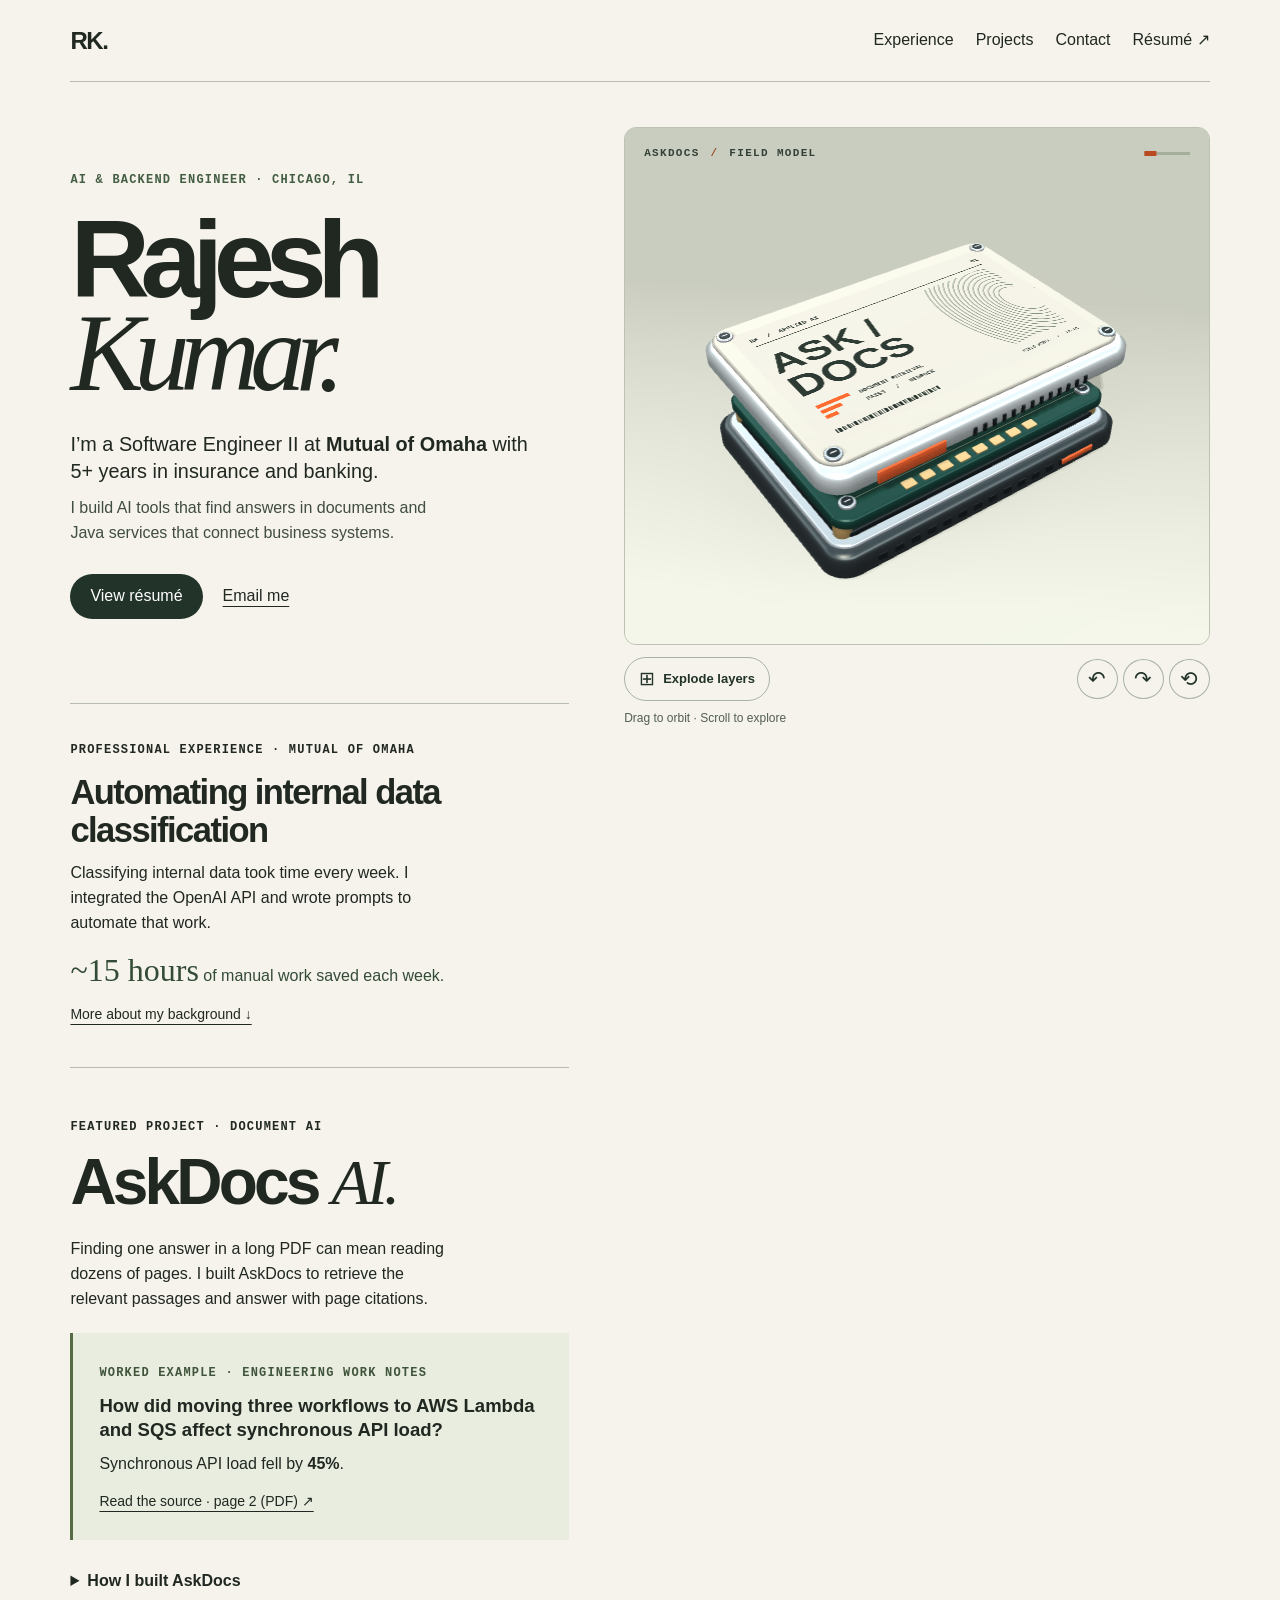
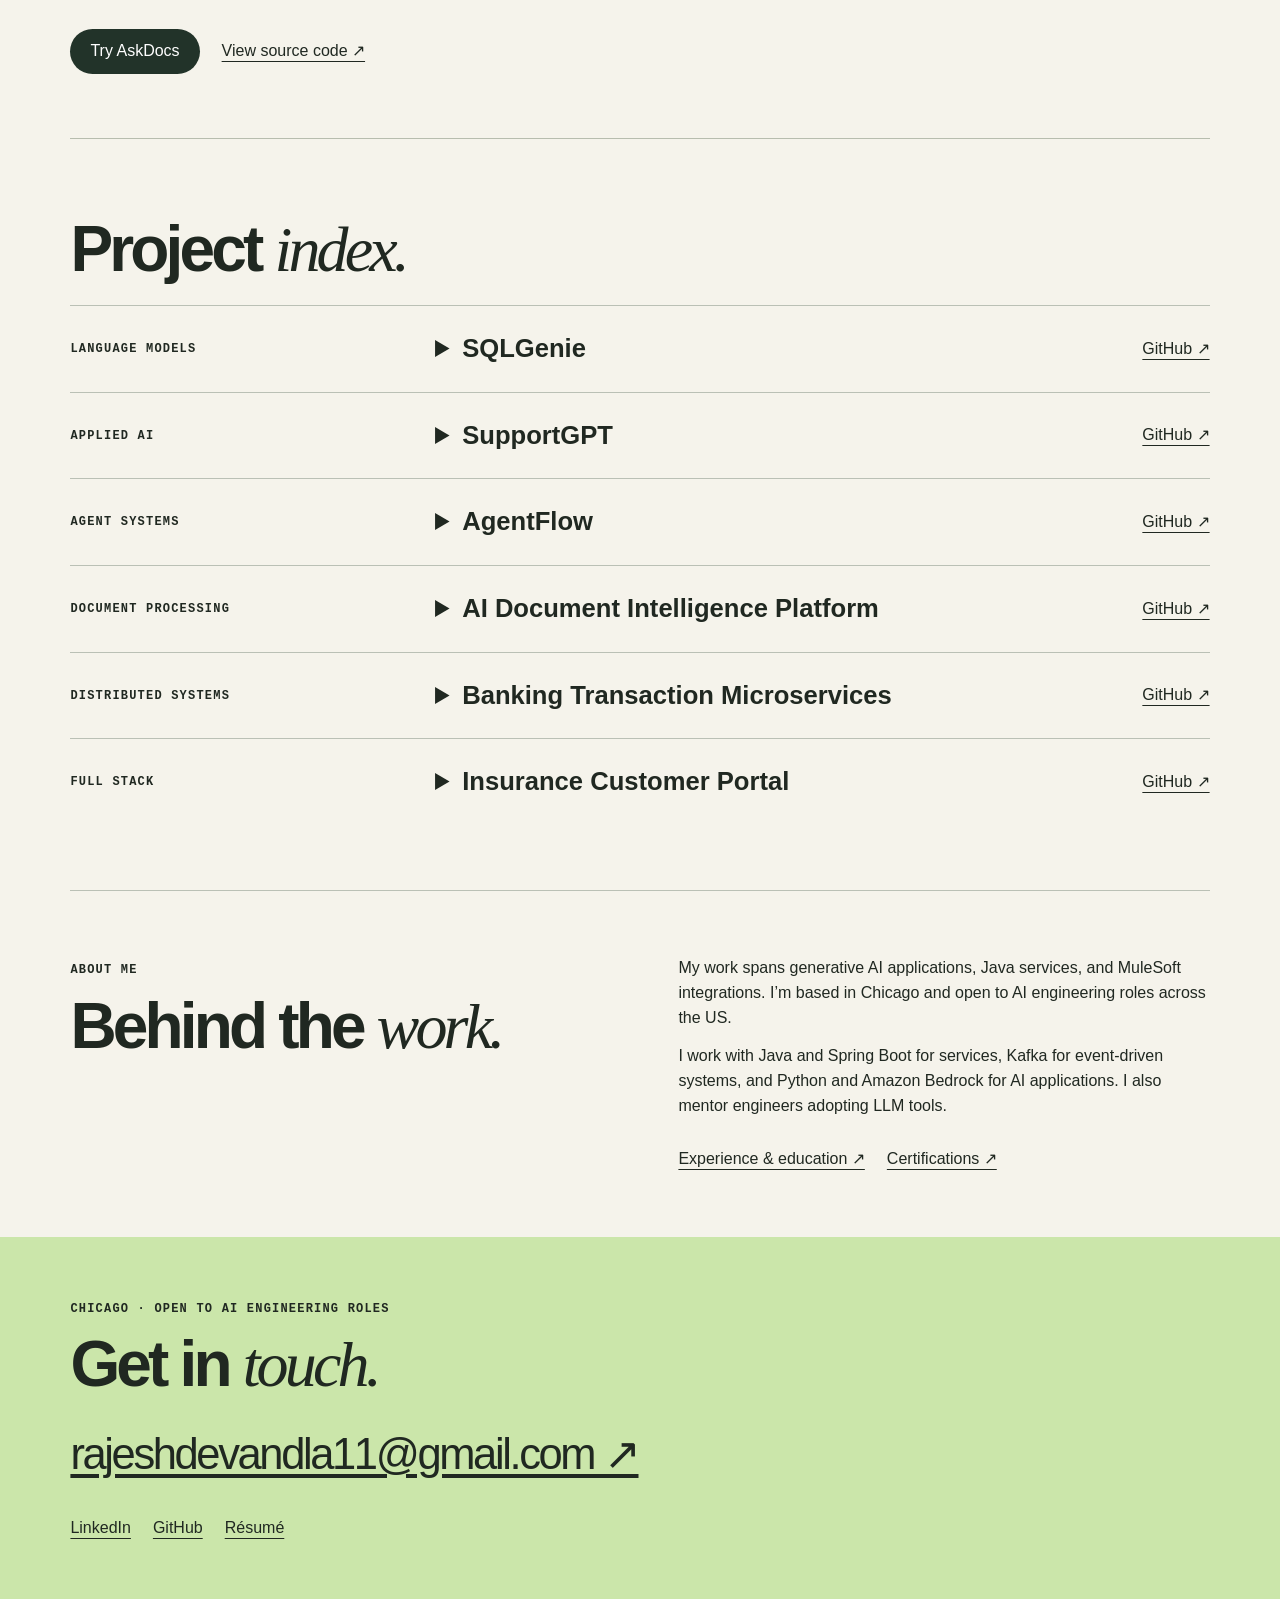
<file: index.html>
<!doctype html><html lang="en"><head><meta charset="utf-8"><meta name="viewport" content="width=device-width,initial-scale=1"><meta name="description" content="Rajesh Kumar, AI and backend engineer in Chicago. Software Engineer II at Mutual of Omaha with 5+ years in insurance and banking. Explore his experience, projects, and résumé."><title>Rajesh Kumar — AI &amp; Backend Engineer</title><link rel="preload" href="/studio/cartridge.webp" as="image"><style>
*{box-sizing:border-box}html{scroll-behavior:smooth}body{margin:0;background:#f5f3eb;color:#202821;font:16px/1.55 Inter,Arial,sans-serif}a{color:inherit;text-underline-offset:5px}a:focus-visible,summary:focus-visible{outline:3px solid #ca4a20;outline-offset:4px}.wrap{max-width:1280px;width:89%;margin:auto}header,.bar,.links{display:flex;align-items:center;justify-content:space-between;gap:20px}header{padding:22px 0;border-bottom:1px solid #b9bdb1}nav,.links{display:flex;gap:22px;flex-wrap:wrap}nav a,header>a{text-decoration:none}.mark{font-weight:800;letter-spacing:-.06em;font-size:24px}.hero{display:grid;grid-template-columns:1.15fr 1fr;gap:5vw;align-items:center;padding:clamp(40px,6vw,95px) 0}.meta,small{font:600 12px/1.5 ui-monospace,monospace;letter-spacing:.1em;text-transform:uppercase}.meta{color:#435d42}h1,h2,h3,p{margin:0}h1{font-size:clamp(66px,9.6vw,154px);letter-spacing:-.085em;line-height:.82;margin:25px 0}h1 em,h2 em{font-family:Georgia,serif;font-weight:400}.lead{max-width:42ch;font-size:clamp(18px,1.6vw,25px);line-height:1.35}.links{justify-content:flex-start;margin-top:28px}.button{background:#223329;color:#fff;border-radius:40px;padding:10px 20px;text-decoration:none}.photo{margin:0;position:relative;background:#0e3034;border-radius:3px;overflow:hidden}.photo img{display:block;width:100%;aspect-ratio:1.18;object-fit:cover;object-position:40% 38%}.feature{background:#1a332b;color:#fbf9ef;padding:66px 0}.case{display:grid;grid-template-columns:.9fr 1.1fr;align-items:center;gap:7vw}h2{font-size:clamp(38px,5vw,78px);line-height:1.04;letter-spacing:-.06em;margin:12px 0 22px}.feature p{color:#d1ddd1;max-width:42ch}.paper{background:#f5f1dd;color:#24372a;padding:clamp(22px,4vw,55px);box-shadow:9px 9px 0 #adc19d;transform:rotate(-1deg)}.paper small{color:#546949}.paper h3{font:400 clamp(24px,3vw,43px)/1.1 Georgia,serif;margin:16px 0}.paper p{color:#344738}.paper hr{border:0;border-top:1px solid #aeb6a1;margin:24px 0}.index,.bio{padding:65px 0}.row{display:grid;grid-template-columns:1fr 2fr auto;gap:22px;align-items:center;padding:23px 0;border-top:1px solid #bac0b5}.row summary{cursor:pointer;font-weight:bold;font-size:clamp(19px,2vw,28px)}.row p{margin:12px 0 4px;max-width:55ch}.bio{border-top:1px solid #bac0b5;display:grid;grid-template-columns:1fr 1fr;gap:6vw}.bio p+p{margin-top:14px}footer{background:#cbe6aa;padding:58px 0}.contact{font-size:clamp(20px,3.4vw,52px);letter-spacing:-.055em;overflow-wrap:anywhere}@media(max-width:720px){header{align-items:flex-start}nav{gap:12px;font-size:14px}.hero,.case,.bio{grid-template-columns:1fr}.photo img{aspect-ratio:1.8}.row{grid-template-columns:1fr auto;gap:7px}.row small{grid-column:1/-1}.case{gap:32px}.index,.bio,.feature{padding:42px 0}}@media(prefers-reduced-motion:reduce){html{scroll-behavior:auto}}
</style><link rel="stylesheet" href="/studio/workshop.css?v=203b10e703"><script type="module" src="/studio/workshop.js"></script></head><body><div class="wrap"><header><a class="mark" href="#top" aria-label="Rajesh Kumar home">RK.</a><nav aria-label="Main navigation"><a href="#experience">Experience</a><a href="#projects">Projects</a><a href="#contact">Contact</a><a href="/resume.html">Résumé ↗</a></nav></header></div>
<main id="top">
  <section class="workshop wrap" aria-label="Introduction, experience, and featured project">
    <div class="story-intro">
      <div class="meta">AI &amp; backend engineer · Chicago, IL</div>
      <h1>Rajesh<br><em>Kumar.</em></h1>
      <p class="lead">I’m a Software Engineer II at <strong>Mutual of Omaha</strong> with 5+ years in insurance and banking.</p>
      <p class="intro-focus">I build AI tools that find answers in documents and Java services that connect business systems.</p>
      <div class="links"><a class="button" href="/resume.html">View résumé</a><a href="mailto:rajeshdevandla11@gmail.com">Email me</a></div>
    </div>
    <figure class="model-card" aria-labelledby="model-title">
      <div class="model-stage">
        <picture class="model-poster"><img src="/studio/cartridge.webp" alt="AskDocs cartridge with a printed ivory cover, metal housing and orange release latch"></picture>
        <canvas id="cartridge" tabindex="-1" role="img" aria-label="Interactive three-dimensional AskDocs cartridge" aria-describedby="camera-help" hidden></canvas>
        <figcaption id="model-title">AskDocs <i>/</i> Field model</figcaption>
        <div class="meter" aria-hidden="true"><span></span></div>
      </div>
      <div class="model-tools" hidden>
        <button class="layer-button" type="button" aria-pressed="false"><span aria-hidden="true">⊞</span> <b>Explode layers</b></button>
        <div class="orbit-controls" role="group" aria-label="Camera controls">
          <button data-turn="-1" type="button" aria-label="Rotate left" title="Rotate left">↶</button>
          <button data-turn="1" type="button" aria-label="Rotate right" title="Rotate right">↷</button>
          <button data-reset type="button" aria-label="Reset camera" title="Reset camera">⟲</button>
        </div>
      </div>
      <p class="model-help" id="camera-help" hidden>Drag to orbit · Scroll to explore</p>
    </figure>
    <article class="work-example" id="experience" aria-labelledby="work-example-title">
      <small>Professional experience · Mutual of Omaha</small>
      <h2 id="work-example-title">Automating internal data classification</h2>
      <p>Classifying internal data took time every week. I integrated the OpenAI API and wrote prompts to automate that work.</p>
      <p class="work-outcome"><strong>~15 hours</strong> of manual work saved each week.</p>
      <a class="work-link" href="#about">More about my background ↓</a>
    </article>
    <article class="project-story" id="projects" aria-labelledby="askdocs-title">
      <small>Featured project · Document AI</small><h2 id="askdocs-title">AskDocs <em>AI.</em></h2>
      <p class="case-lead">Finding one answer in a long PDF can mean reading dozens of pages. I built AskDocs to retrieve the relevant passages and answer with page citations.</p>
      <section class="qa-example" aria-labelledby="qa-question">
        <small>Worked example · Engineering work notes</small>
        <h3 id="qa-question">How did moving three workflows to AWS Lambda and SQS affect synchronous API load?</h3>
        <p class="qa-answer">Synchronous API load fell by <strong>45%</strong>.</p>
        <a class="source-page" href="/examples/engineering-work-notes.pdf#page=2">Read the source · page 2 (PDF) ↗</a>
      </section>
      <details class="pipeline-details">
        <summary>How I built AskDocs</summary>
        <dl class="pipeline">
          <div><dt>Index</dt><dd>A FastAPI pipeline turns PDF text into a searchable FAISS index.</dd></div>
          <div><dt>Retrieve</dt><dd>Semantic search selects passages that match the reader’s question.</dd></div>
          <div><dt>Answer</dt><dd>The production configuration uses Amazon Bedrock. The public demo returns a source passage and page number.</dd></div>
        </dl>
      </details>
      <div class="links"><a class="button" href="https://askdocs-ai-6weeffugy48vb9k7wssy9k.streamlit.app/">Try AskDocs</a><a href="https://github.com/Rajeshdevandla/askdocs-ai">View source code ↗</a></div>
    </article>
  </section>
<section class="wrap index"><h2>Project <em>index.</em></h2><article class="row"><small>Language models</small><details><summary>SQLGenie</summary><p>Ask a database in plain English. A schema-aware pipeline generates SQL and checks for destructive statements.</p></details><a href="https://github.com/Rajeshdevandla/sql-genie" aria-label="SQLGenie repository">GitHub ↗</a></article><article class="row"><small>Applied AI</small><details><summary>SupportGPT</summary><p>Answers routine support questions and hands frustrated customers to a person with their conversation history.</p></details><a href="https://github.com/Rajeshdevandla/support-gpt" aria-label="SupportGPT repository">GitHub ↗</a></article><article class="row"><small>Agent systems</small><details><summary>AgentFlow</summary><p>Coordinates planner, researcher, and summarizer agents through a custom orchestration layer on Amazon Bedrock.</p></details><a href="https://github.com/Rajeshdevandla/agent-flow" aria-label="AgentFlow repository">GitHub ↗</a></article><article class="row"><small>Document processing</small><details><summary>AI Document Intelligence Platform</summary><p>Turns invoices and scanned forms into structured data with Textract, Spring Boot, and a reviewer dashboard.</p></details><a href="https://github.com/Rajeshdevandla/ai-document-intelligence-platform" aria-label="AI Document Intelligence Platform repository">GitHub ↗</a></article><article class="row"><small>Distributed systems</small><details><summary>Banking Transaction Microservices</summary><p>Connects authentication, transactions, and notifications through Kafka events.</p></details><a href="https://github.com/Rajeshdevandla/banking-transaction-microservices" aria-label="Banking Transaction Microservices repository">GitHub ↗</a></article><article class="row"><small>Full stack</small><details><summary>Insurance Customer Portal</summary><p>Explore the application and implementation in the project repository.</p></details><a href="https://github.com/Rajeshdevandla/insurance-customer-portal" aria-label="Insurance Customer Portal repository">GitHub ↗</a></article></section>
<section class="wrap bio" id="about"><div><small>About me</small><h2>Behind the <em>work.</em></h2></div><div><p>My work spans generative AI applications, Java services, and MuleSoft integrations. I’m based in Chicago and open to AI engineering roles across the US.</p><p>I work with Java and Spring Boot for services, Kafka for event-driven systems, and Python and Amazon Bedrock for AI applications. I also mentor engineers adopting LLM tools.</p><div class="links"><a href="/resume.html">Experience & education ↗</a><a href="/inside-machine.html#certs">Certifications ↗</a></div></div></section>
</main><footer id="contact"><div class="wrap"><small>Chicago · Open to AI engineering roles</small><h2>Get in <em>touch.</em></h2><a class="contact" href="mailto:rajeshdevandla11@gmail.com">rajeshdevandla11@gmail.com ↗</a><div class="links"><a href="https://www.linkedin.com/in/rajeshdevandla">LinkedIn</a><a href="https://github.com/Rajeshdevandla">GitHub</a><a href="/resume.html">Résumé</a></div></div></footer></body></html>
</file>
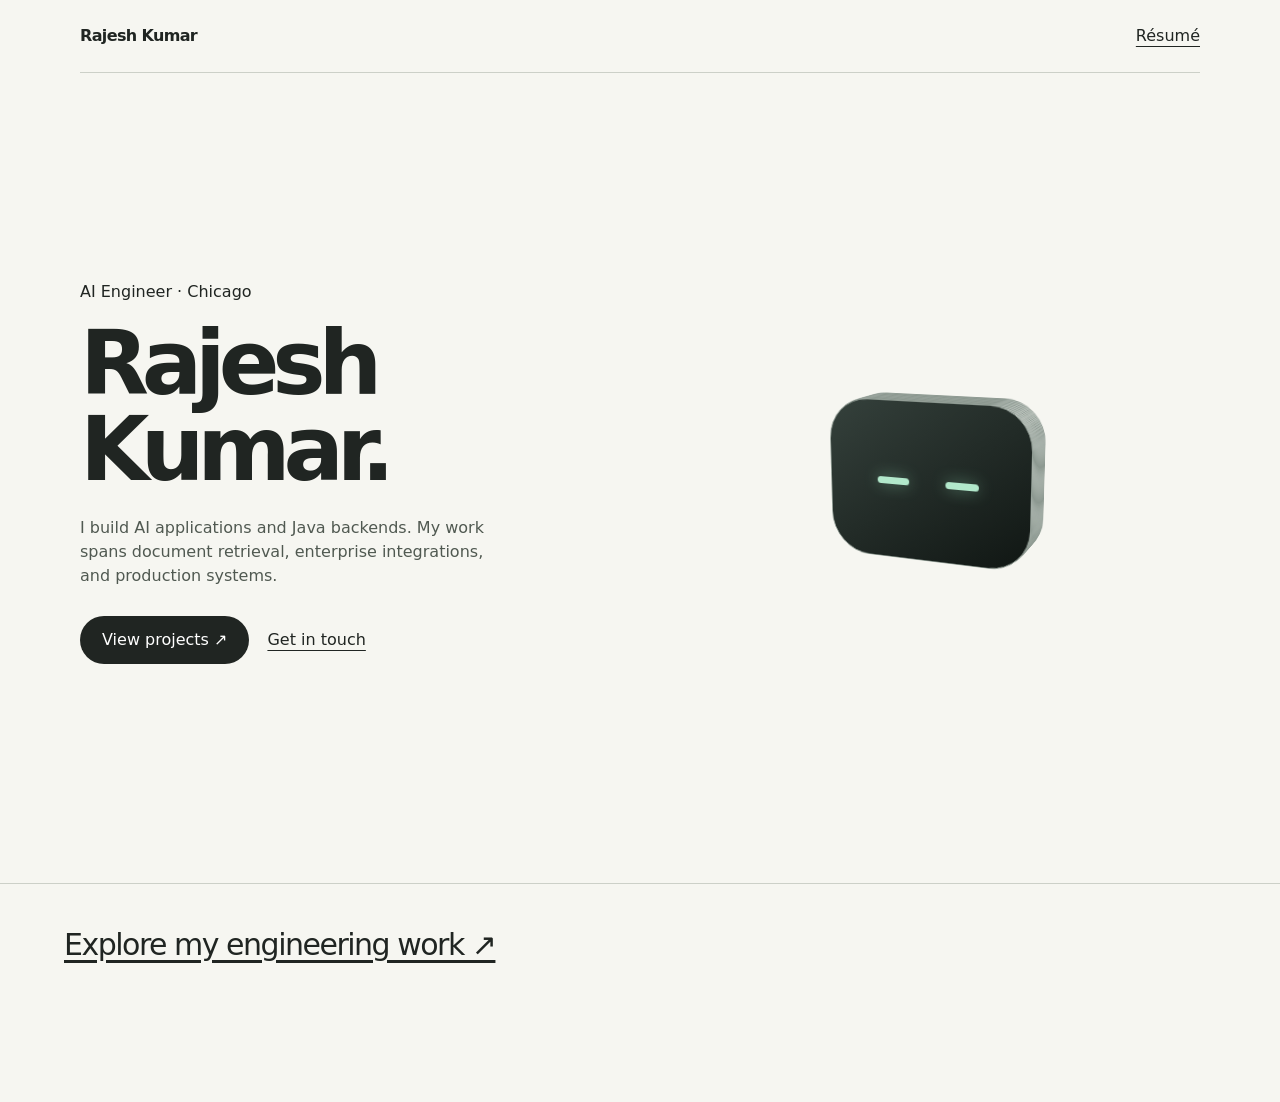
<file: clean-preview.html>
<!doctype html>
<html lang="en"><meta charset="utf-8"><meta name="viewport" content="width=device-width,initial-scale=1"><title>Rajesh Kumar — AI Engineer</title>
<style>
*{box-sizing:border-box}body{margin:0;color:#202522;background:#f6f6f1;font:16px/1.5 system-ui,sans-serif}nav,main{width:min(1120px,90%);margin:auto}nav{display:flex;align-items:center;justify-content:space-between;padding:24px 0;border-bottom:1px solid #ccd0c8}a{color:inherit;text-underline-offset:5px}nav strong{letter-spacing:-.04em}main{display:grid;grid-template-columns:1fr 1fr;align-items:center;min-height:90vh;gap:5vw}h1{font-size:clamp(54px,7vw,104px);letter-spacing:-.08em;line-height:.96;margin:16px 0 24px}p{max-width:40ch;color:#505951}.action{display:inline-block;text-decoration:none;border-radius:30px;padding:12px 22px;background:#202522;color:white;margin:12px 18px 12px 0}.scene{height:420px;display:grid;place-items:center;perspective:850px}.robot{position:relative;width:210px;height:160px;transform-style:preserve-3d;transform:rotateX(-13deg) rotateY(-21deg)}.plate{position:absolute;inset:0;border-radius:42px;border:1px solid #8c9890;background:linear-gradient(135deg,#fbfcf9,#bbc4bd);transform:translateZ(calc(var(--i) * (4px + var(--gap,0px))))}.face{background:linear-gradient(145deg,#35413c,#101613);display:flex;align-items:center;justify-content:center;gap:38px}.eye{width:34px;height:7px;border-radius:9px;background:#b2e8cb;box-shadow:0 0 16px #95dab67a}footer{border-top:1px solid #ccd0c8;padding:38px 5vw 15vh}footer a{font-size:30px;letter-spacing:-.05em}@media(max-width:700px){main{grid-template-columns:1fr;gap:0;padding:50px 0 20px}.scene{height:250px}}
</style>
<nav aria-label="Main"><strong>Rajesh Kumar</strong><a href="resume.html">Résumé</a></nav>
<main><section><span>AI Engineer · Chicago</span><h1>Rajesh<br>Kumar.</h1><p>I build AI applications and Java backends. My work spans document retrieval, enterprise integrations, and production systems.</p><a class="action" href="index.html#projects">View projects ↗</a><a href="index.html#contact">Get in touch</a></section>
<div class="scene" aria-hidden="true"><div class="robot"><div class="plate" style="--i:-6"></div><div class="plate" style="--i:-5"></div><div class="plate" style="--i:-4"></div><div class="plate" style="--i:-3"></div><div class="plate" style="--i:-2"></div><div class="plate" style="--i:-1"></div><div class="plate" style="--i:0"></div><div class="plate" style="--i:1"></div><div class="plate" style="--i:2"></div><div class="plate" style="--i:3"></div><div class="plate" style="--i:4"></div><div class="plate" style="--i:5"></div><div class="plate face" style="--i:6"><i class="eye"></i><i class="eye"></i></div></div></div></main>
<footer><a href="index.html#projects">Explore my engineering work ↗</a></footer>
<script>
const robot=document.querySelector('.robot');
const motion=matchMedia('(prefers-reduced-motion: reduce)');
function positionRobot(){
 const progress=motion.matches?0:Math.min(1,scrollY/Math.max(1,document.documentElement.scrollHeight-innerHeight));
 robot.style.setProperty('--gap',progress*9+'px');
 robot.style.transform='rotateX(-13deg) rotateY('+(-21-progress*30)+'deg)';
}
addEventListener('scroll',positionRobot,{passive:true});
motion.addEventListener('change',positionRobot);
positionRobot();
</script></html>
</file>
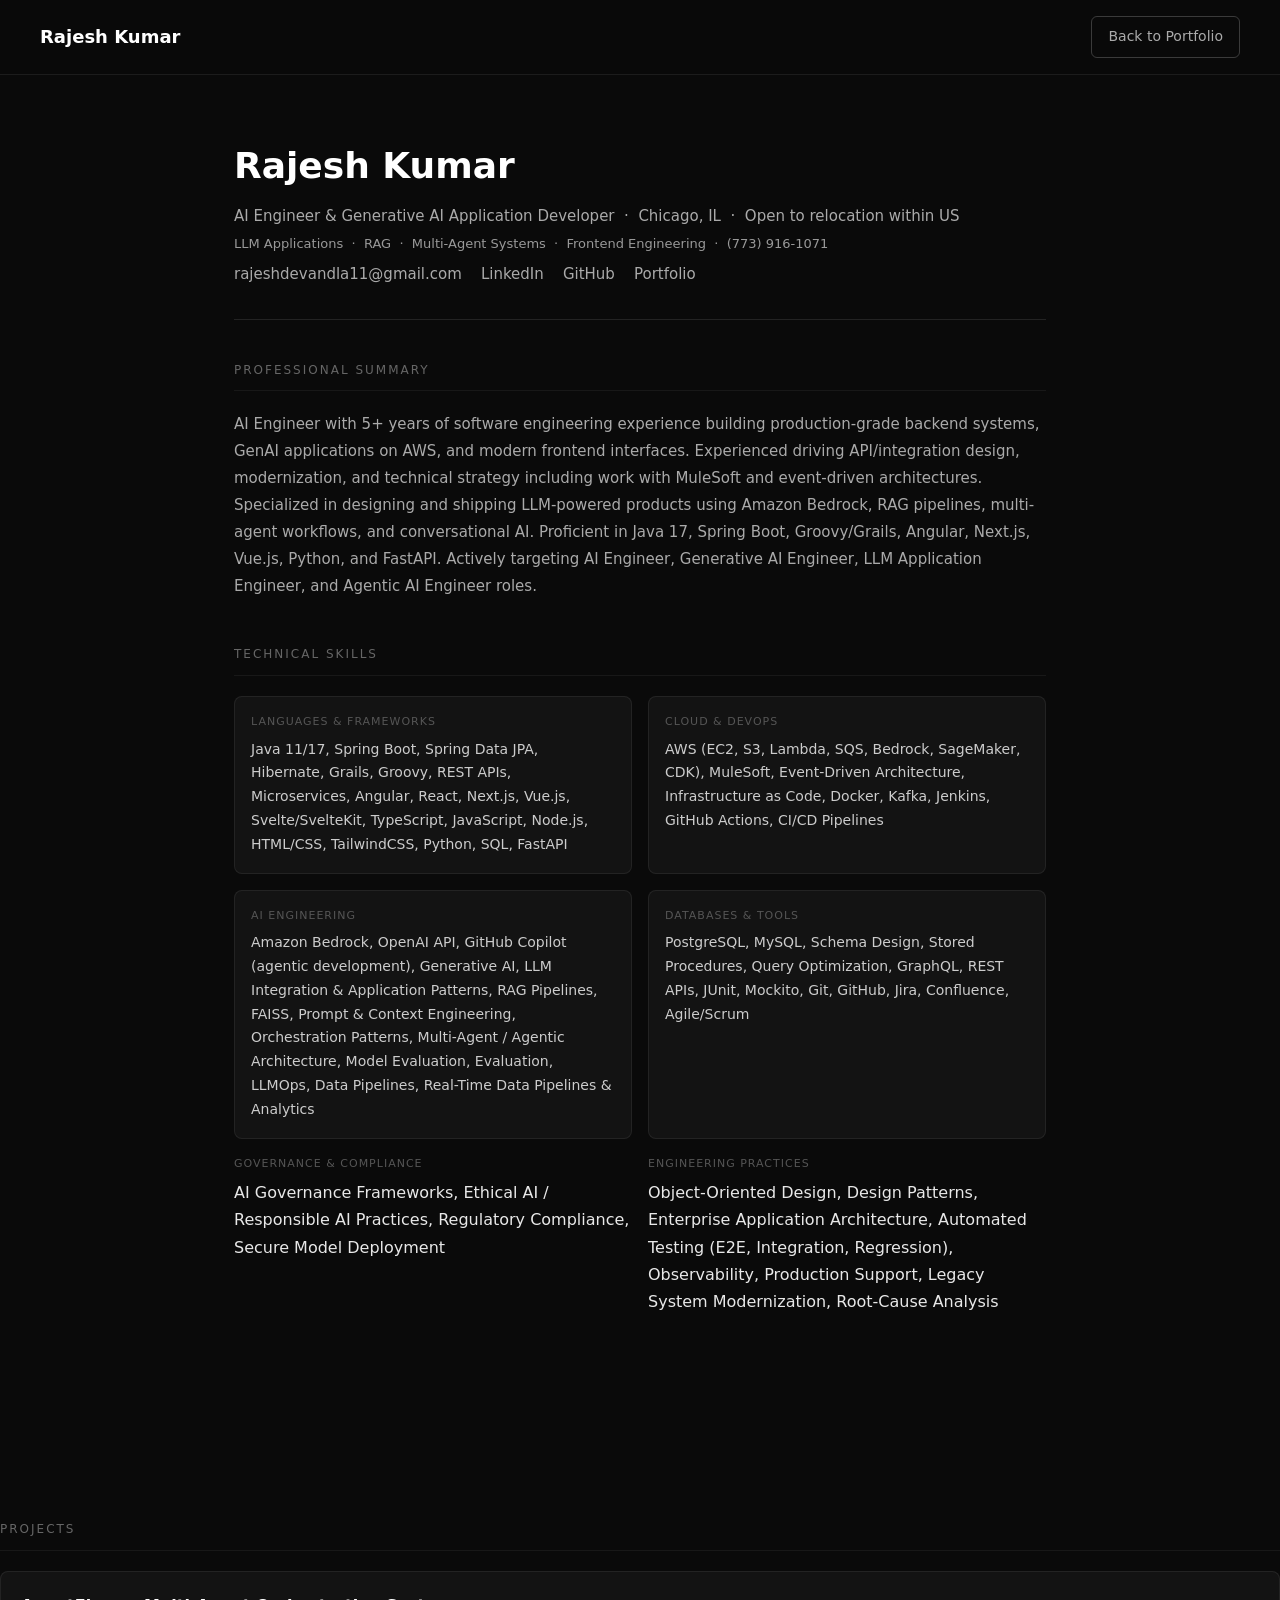
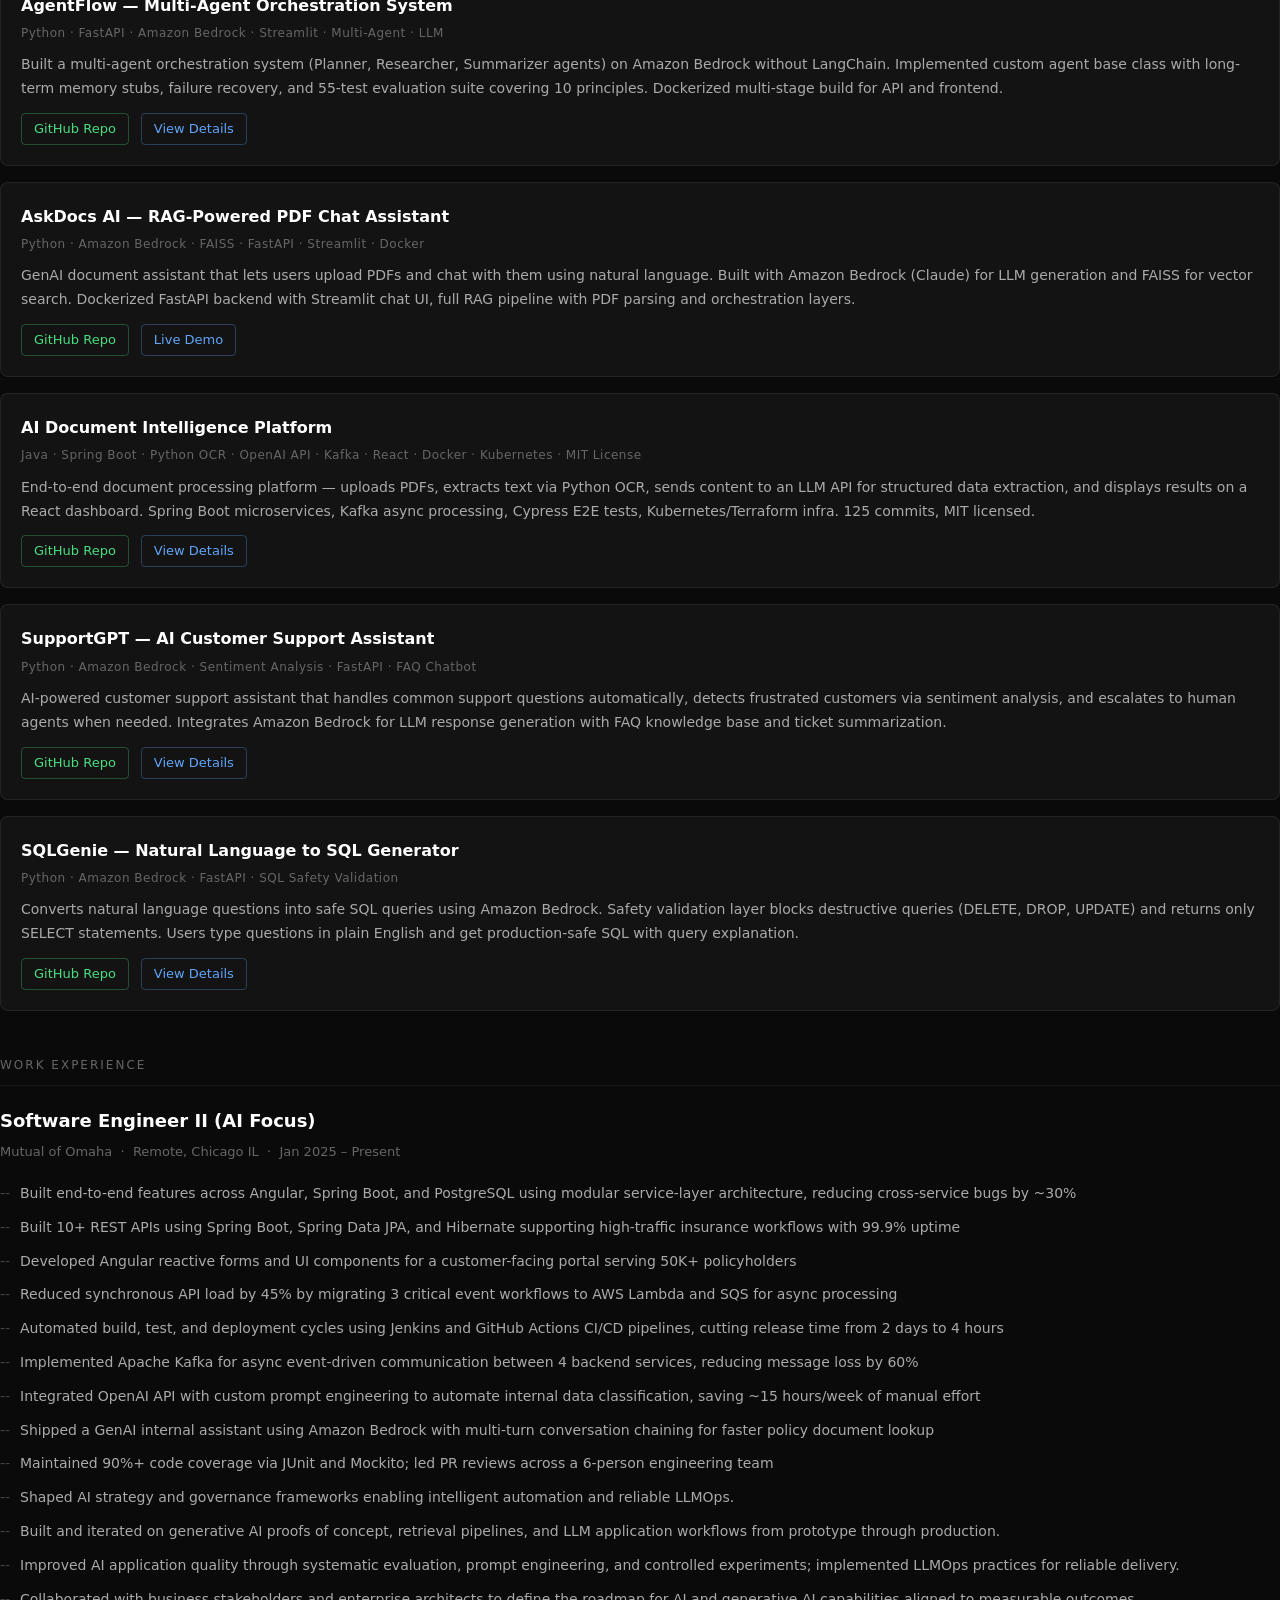
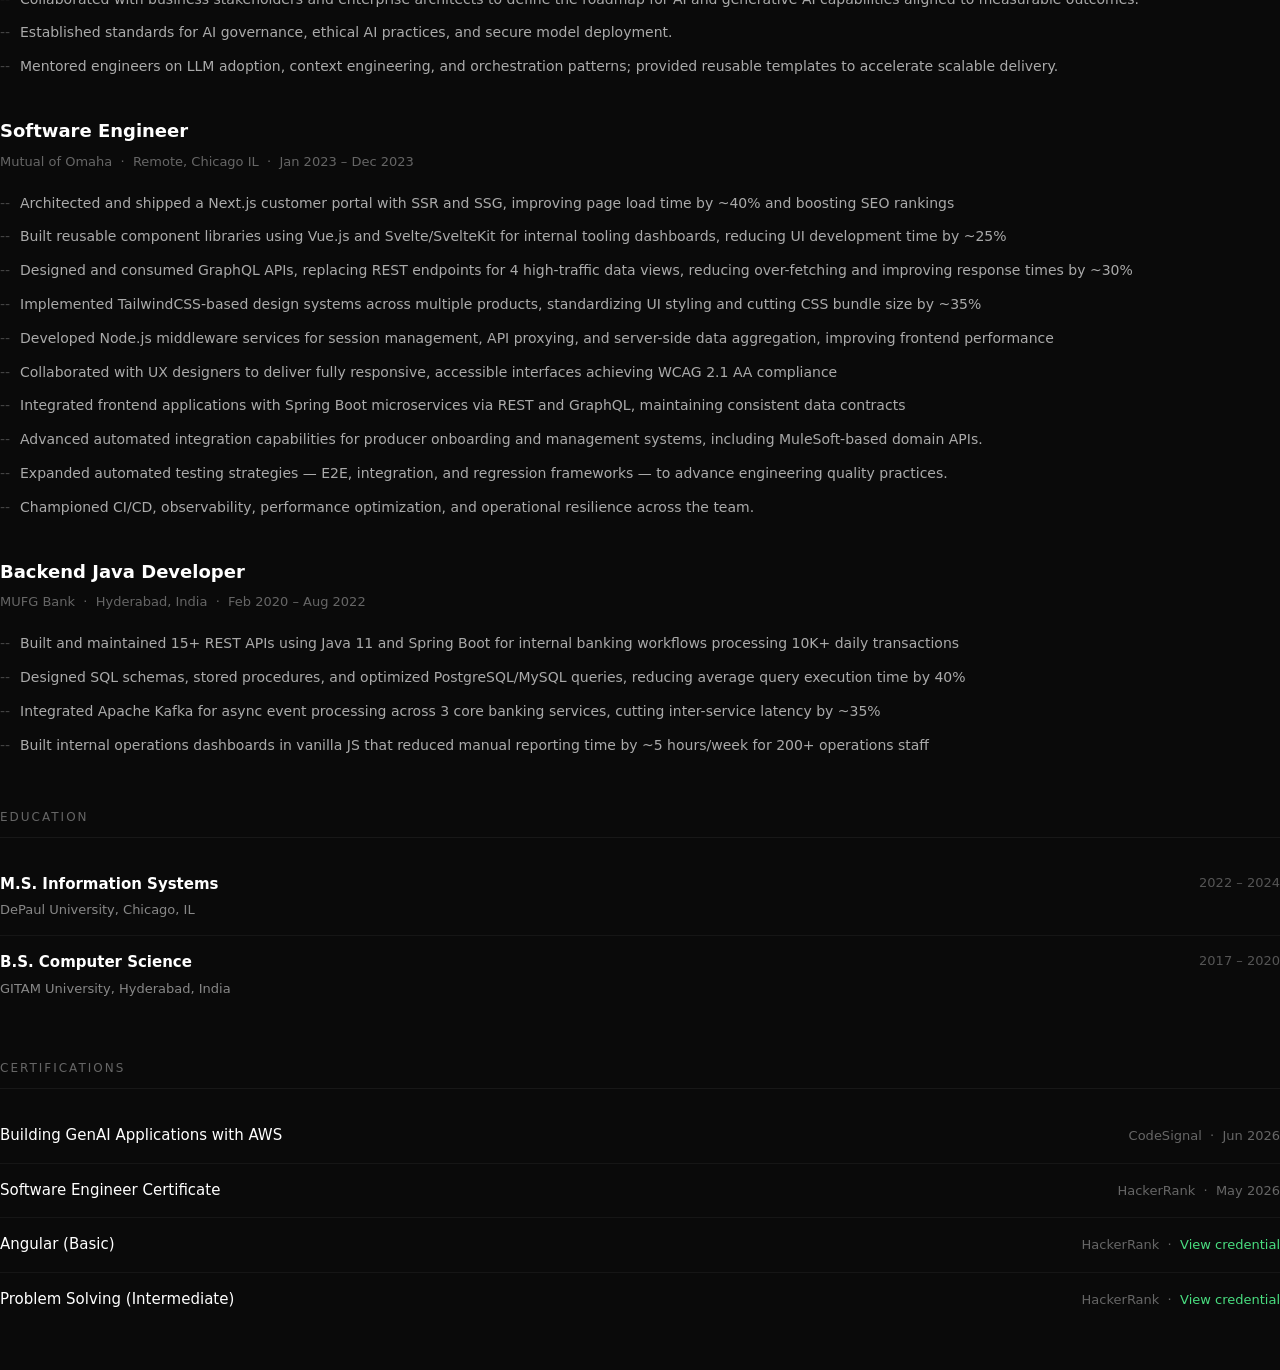
<file: resume.html>
<!DOCTYPE html>
<html lang="en">
<head>
<meta charset="UTF-8"/>
<meta name="viewport" content="width=device-width, initial-scale=1"/>
<title>Rajesh Kumar — Resume</title>
<style>
*{margin:0;padding:0;box-sizing:border-box;}
body{background:#0a0a0a;color:#e8e8e8;font-family:'Segoe UI',system-ui,sans-serif;line-height:1.7;}
nav{background:rgba(10,10,10,.97);border-bottom:1px solid rgba(255,255,255,0.08);display:flex;align-items:center;justify-content:space-between;padding:16px 40px;position:sticky;top:0;z-index:100;}
.nav-logo{font-weight:700;font-size:18px;color:#fff;text-decoration:none;}
.nav-back{color:#aaa;text-decoration:none;font-size:14px;border:1px solid rgba(255,255,255,.2);padding:8px 16px;border-radius:6px;transition:color .2s;}
.nav-back:hover{color:#fff;}
.resume-wrap{max-width:860px;margin:60px auto;padding:0 24px 100px;}
.resume-header{border-bottom:1px solid rgba(255,255,255,0.1);padding-bottom:32px;margin-bottom:40px;}
.resume-header h1{font-size:36px;font-weight:800;color:#fff;margin-bottom:8px;}
.resume-header p{color:#aaa;font-size:15px;}
.section{margin-bottom:44px;}
.section-title{font-size:12px;text-transform:uppercase;letter-spacing:2px;color:#666;margin-bottom:20px;padding-bottom:10px;border-bottom:1px solid rgba(255,255,255,0.06);}
.skills-grid{display:grid;grid-template-columns:1fr 1fr;gap:16px;}
.skill-row{background:rgba(255,255,255,.04);border:1px solid rgba(255,255,255,0.07);border-radius:8px;padding:16px;}
.skill-label{font-size:11px;text-transform:uppercase;letter-spacing:1px;color:#555;margin-bottom:6px;}
.skill-value{color:#ccc;font-size:14px;}
.job{margin-bottom:32px;}
.job-title{font-size:18px;font-weight:700;color:#fff;margin-bottom:4px;}
.job-meta{font-size:13px;color:#666;margin-bottom:14px;}
.job ul{list-style:none;padding:0;}
.job ul li{color:#aaa;font-size:14px;padding:5px 0 5px 20px;position:relative;}
.job ul li::before{content:'--';position:absolute;left:0;color:#444;}
.edu-row{display:flex;justify-content:space-between;align-items:flex-start;padding:14px 0;border-bottom:1px solid rgba(255,255,255,0.05);}
.edu-row:last-child{border-bottom:none;}
.edu-degree{font-size:15px;color:#fff;font-weight:600;}
.edu-school{font-size:13px;color:#888;margin-top:2px;}
.edu-year{font-size:13px;color:#555;}
.cert-row{display:flex;justify-content:space-between;align-items:center;padding:14px 0;border-bottom:1px solid rgba(255,255,255,0.05);}
.cert-row:last-child{border-bottom:none;}
.cert-name{font-size:15px;color:#fff;}
.cert-meta{font-size:13px;color:#666;}
.project-card{background:rgba(255,255,255,.04);border:1px solid rgba(255,255,255,0.07);border-radius:8px;padding:20px;margin-bottom:16px;}
.project-title{font-size:16px;font-weight:700;color:#fff;margin-bottom:4px;}
.project-stack{font-size:12px;color:#666;margin-bottom:10px;letter-spacing:0.5px;}
.project-desc{font-size:14px;color:#aaa;margin-bottom:12px;line-height:1.7;}
.project-links{display:flex;gap:12px;flex-wrap:wrap;}
.project-link{font-size:13px;color:#4ade80;text-decoration:none;border:1px solid rgba(74,222,128,0.3);padding:4px 12px;border-radius:4px;}
.project-link:hover{background:rgba(74,222,128,0.1);}
.project-link.demo{color:#60a5fa;border-color:rgba(96,165,250,0.3);}
.project-link.demo:hover{background:rgba(96,165,250,0.1);}
@media(max-width:640px){nav{padding:16px 20px;}.skills-grid{grid-template-columns:1fr;}.edu-row{flex-direction:column;gap:4px;}.cert-row{flex-direction:column;align-items:flex-start;gap:4px;}}
</style>
</head>
<body>
<nav>
<a class="nav-logo" href="index.html">Rajesh Kumar</a>
<a class="nav-back" href="index.html">Back to Portfolio</a>
</nav>
<div class="resume-wrap">
<div class="resume-header">
<h1>Rajesh Kumar</h1>
<p>AI Engineer &amp; Generative AI Application Developer &nbsp;&middot;&nbsp; Chicago, IL &nbsp;&middot;&nbsp; Open to relocation within US</p>
<p style="margin-top:4px;font-size:13px;color:#999;">LLM Applications &nbsp;&middot;&nbsp; RAG &nbsp;&middot;&nbsp; Multi-Agent Systems &nbsp;&middot;&nbsp; Frontend Engineering &nbsp;&middot;&nbsp; (773) 916-1071</p>
<p style="margin-top:6px;">
<a href="mailto:rajeshdevandla11@gmail.com" style="color:#aaa;text-decoration:none;">rajeshdevandla11@gmail.com</a>
&nbsp;&nbsp;
<a href="https://www.linkedin.com/in/rajeshdevandla" target="_blank" style="color:#aaa;text-decoration:none;">LinkedIn</a>
&nbsp;&nbsp;
<a href="https://github.com/Rajeshdevandla" target="_blank" style="color:#aaa;text-decoration:none;">GitHub</a>
&nbsp;&nbsp;
<a href="https://rajeshdevandla.github.io" target="_blank" style="color:#aaa;text-decoration:none;">Portfolio</a>
</p>
</div>
<div class="section">
<div class="section-title">Professional Summary</div>
<p style="color:#aaa;font-size:15px;line-height:1.8;">AI Engineer with 5+ years of software engineering experience building production-grade backend systems, GenAI applications on AWS, and modern frontend interfaces. Experienced driving API/integration design, modernization, and technical strategy including work with MuleSoft and event-driven architectures. Specialized in designing and shipping LLM-powered products using Amazon Bedrock, RAG pipelines, multi-agent workflows, and conversational AI. Proficient in Java 17, Spring Boot, Groovy/Grails, Angular, Next.js, Vue.js, Python, and FastAPI. Actively targeting AI Engineer, Generative AI Engineer, LLM Application Engineer, and Agentic AI Engineer roles.</p>
</div>
<div class="section">
<div class="section-title">Technical Skills</div>
<div class="skills-grid">
<div class="skill-row"><div class="skill-label">Languages &amp; Frameworks</div><div class="skill-value">Java 11/17, Spring Boot, Spring Data JPA, Hibernate, Grails, Groovy, REST APIs, Microservices, Angular, React, Next.js, Vue.js, Svelte/SvelteKit, TypeScript, JavaScript, Node.js, HTML/CSS, TailwindCSS, Python, SQL, FastAPI</div></div>
<div class="skill-row"><div class="skill-label">Cloud &amp; DevOps</div><div class="skill-value">AWS (EC2, S3, Lambda, SQS, Bedrock, SageMaker, CDK), MuleSoft, Event-Driven Architecture, Infrastructure as Code, Docker, Kafka, Jenkins, GitHub Actions, CI/CD Pipelines</div></div>
<div class="skill-row"><div class="skill-label">AI Engineering</div><div class="skill-value">Amazon Bedrock, OpenAI API, GitHub Copilot (agentic development), Generative AI, LLM Integration &amp; Application Patterns, RAG Pipelines, FAISS, Prompt &amp; Context Engineering, Orchestration Patterns, Multi-Agent / Agentic Architecture, Model Evaluation, Evaluation, LLMOps, Data Pipelines, Real-Time Data Pipelines &amp; Analytics</div></div>
<div class="skill-row"><div class="skill-label">Databases &amp; Tools</div><div class="skill-value">PostgreSQL, MySQL, Schema Design, Stored Procedures, Query Optimization, GraphQL, REST APIs, JUnit, Mockito, Git, GitHub, Jira, Confluence, Agile/Scrum</div></div><div class="skill-category"><div class="skill-label">Governance &amp; Compliance</div><div class="skill-items">AI Governance Frameworks, Ethical AI / Responsible AI Practices, Regulatory Compliance, Secure Model Deployment</div></div><div class="skill-category"><div class="skill-label">Engineering Practices</div><div class="skill-items">Object-Oriented Design, Design Patterns, Enterprise Application Architecture, Automated Testing (E2E, Integration, Regression), Observability, Production Support, Legacy System Modernization, Root-Cause Analysis</div></div></div></div>
</div>
</div>
<div class="section">
<div class="section-title">Projects</div>
<div class="project-card">
<div class="project-title">AgentFlow &mdash; Multi-Agent Orchestration System</div>
<div class="project-stack">Python &middot; FastAPI &middot; Amazon Bedrock &middot; Streamlit &middot; Multi-Agent &middot; LLM</div>
<div class="project-desc">Built a multi-agent orchestration system (Planner, Researcher, Summarizer agents) on Amazon Bedrock without LangChain. Implemented custom agent base class with long-term memory stubs, failure recovery, and 55-test evaluation suite covering 10 principles. Dockerized multi-stage build for API and frontend.</div>
<div class="project-links">
<a href="https://github.com/Rajeshdevandla/agent-flow" target="_blank" class="project-link">GitHub Repo</a>
<a href="https://github.com/Rajeshdevandla/agent-flow#agentflow-v20" target="_blank" class="project-link demo">View Details</a>
</div>
</div>
<div class="project-card">
<div class="project-title">AskDocs AI &mdash; RAG-Powered PDF Chat Assistant</div>
<div class="project-stack">Python &middot; Amazon Bedrock &middot; FAISS &middot; FastAPI &middot; Streamlit &middot; Docker</div>
<div class="project-desc">GenAI document assistant that lets users upload PDFs and chat with them using natural language. Built with Amazon Bedrock (Claude) for LLM generation and FAISS for vector search. Dockerized FastAPI backend with Streamlit chat UI, full RAG pipeline with PDF parsing and orchestration layers.</div>
<div class="project-links">
<a href="https://github.com/Rajeshdevandla/askdocs-ai" target="_blank" class="project-link">GitHub Repo</a>
<a href="https://huggingface.co/spaces/rajeshdevandla/askdocs-ai" target="_blank" class="project-link demo">Live Demo</a>
</div>
</div>
<div class="project-card">
<div class="project-title">AI Document Intelligence Platform</div>
<div class="project-stack">Java &middot; Spring Boot &middot; Python OCR &middot; OpenAI API &middot; Kafka &middot; React &middot; Docker &middot; Kubernetes &middot; MIT License</div>
<div class="project-desc">End-to-end document processing platform &mdash; uploads PDFs, extracts text via Python OCR, sends content to an LLM API for structured data extraction, and displays results on a React dashboard. Spring Boot microservices, Kafka async processing, Cypress E2E tests, Kubernetes/Terraform infra. 125 commits, MIT licensed.</div>
<div class="project-links">
<a href="https://github.com/Rajeshdevandla/ai-document-intelligence-platform" target="_blank" class="project-link">GitHub Repo</a>
<a href="https://github.com/Rajeshdevandla/ai-document-intelligence-platform#live-demo" target="_blank" class="project-link demo">View Details</a>
</div>
</div>
<div class="project-card">
<div class="project-title">SupportGPT &mdash; AI Customer Support Assistant</div>
<div class="project-stack">Python &middot; Amazon Bedrock &middot; Sentiment Analysis &middot; FastAPI &middot; FAQ Chatbot</div>
<div class="project-desc">AI-powered customer support assistant that handles common support questions automatically, detects frustrated customers via sentiment analysis, and escalates to human agents when needed. Integrates Amazon Bedrock for LLM response generation with FAQ knowledge base and ticket summarization.</div>
<div class="project-links">
<a href="https://github.com/Rajeshdevandla/support-gpt" target="_blank" class="project-link">GitHub Repo</a>
<a href="https://github.com/Rajeshdevandla/support-gpt#live-demo" target="_blank" class="project-link demo">View Details</a>
</div>
</div>
<div class="project-card">
<div class="project-title">SQLGenie &mdash; Natural Language to SQL Generator</div>
<div class="project-stack">Python &middot; Amazon Bedrock &middot; FastAPI &middot; SQL Safety Validation</div>
<div class="project-desc">Converts natural language questions into safe SQL queries using Amazon Bedrock. Safety validation layer blocks destructive queries (DELETE, DROP, UPDATE) and returns only SELECT statements. Users type questions in plain English and get production-safe SQL with query explanation.</div>
<div class="project-links">
<a href="https://github.com/Rajeshdevandla/sql-genie" target="_blank" class="project-link">GitHub Repo</a>
<a href="https://github.com/Rajeshdevandla/sql-genie" target="_blank" class="project-link demo">View Details</a>
</div>
</div>
</div>
<div class="section">
<div class="section-title">Work Experience</div>
<div class="job">
<div class="job-title">Software Engineer II (AI Focus)</div>
<div class="job-meta">Mutual of Omaha &nbsp;&middot;&nbsp; Remote, Chicago IL &nbsp;&middot;&nbsp; Jan 2025 &ndash; Present</div>
<ul>
<li>Built end-to-end features across Angular, Spring Boot, and PostgreSQL using modular service-layer architecture, reducing cross-service bugs by ~30%</li>
<li>Built 10+ REST APIs using Spring Boot, Spring Data JPA, and Hibernate supporting high-traffic insurance workflows with 99.9% uptime</li>
<li>Developed Angular reactive forms and UI components for a customer-facing portal serving 50K+ policyholders</li>
<li>Reduced synchronous API load by 45% by migrating 3 critical event workflows to AWS Lambda and SQS for async processing</li>
<li>Automated build, test, and deployment cycles using Jenkins and GitHub Actions CI/CD pipelines, cutting release time from 2 days to 4 hours</li>
<li>Implemented Apache Kafka for async event-driven communication between 4 backend services, reducing message loss by 60%</li>
<li>Integrated OpenAI API with custom prompt engineering to automate internal data classification, saving ~15 hours/week of manual effort</li>
<li>Shipped a GenAI internal assistant using Amazon Bedrock with multi-turn conversation chaining for faster policy document lookup</li>
<li>Maintained 90%+ code coverage via JUnit and Mockito; led PR reviews across a 6-person engineering team</li><li>Shaped AI strategy and governance frameworks enabling intelligent automation and reliable LLMOps.</li><li>Built and iterated on generative AI proofs of concept, retrieval pipelines, and LLM application workflows from prototype through production.</li><li>Improved AI application quality through systematic evaluation, prompt engineering, and controlled experiments; implemented LLMOps practices for reliable delivery.</li><li>Collaborated with business stakeholders and enterprise architects to define the roadmap for AI and generative AI capabilities aligned to measurable outcomes.</li><li>Established standards for AI governance, ethical AI practices, and secure model deployment.</li><li>Mentored engineers on LLM adoption, context engineering, and orchestration patterns; provided reusable templates to accelerate scalable delivery.</li>
</ul>
</div>
<div class="job">
<div class="job-title">Software Engineer</div>
<div class="job-meta">Mutual of Omaha &nbsp;&middot;&nbsp; Remote, Chicago IL &nbsp;&middot;&nbsp; Jan 2023 &ndash; Dec 2023</div>
<ul>
<li>Architected and shipped a Next.js customer portal with SSR and SSG, improving page load time by ~40% and boosting SEO rankings</li>
<li>Built reusable component libraries using Vue.js and Svelte/SvelteKit for internal tooling dashboards, reducing UI development time by ~25%</li>
<li>Designed and consumed GraphQL APIs, replacing REST endpoints for 4 high-traffic data views, reducing over-fetching and improving response times by ~30%</li>
<li>Implemented TailwindCSS-based design systems across multiple products, standardizing UI styling and cutting CSS bundle size by ~35%</li>
<li>Developed Node.js middleware services for session management, API proxying, and server-side data aggregation, improving frontend performance</li>
<li>Collaborated with UX designers to deliver fully responsive, accessible interfaces achieving WCAG 2.1 AA compliance</li>
<li>Integrated frontend applications with Spring Boot microservices via REST and GraphQL, maintaining consistent data contracts</li>
<li>Advanced automated integration capabilities for producer onboarding and management systems, including MuleSoft-based domain APIs.</li><li>Expanded automated testing strategies &mdash; E2E, integration, and regression frameworks &mdash; to advance engineering quality practices.</li><li>Championed CI/CD, observability, performance optimization, and operational resilience across the team.</li></ul>
</div>
<div class="job">
<div class="job-title">Backend Java Developer</div>
<div class="job-meta">MUFG Bank &nbsp;&middot;&nbsp; Hyderabad, India &nbsp;&middot;&nbsp; Feb 2020 &ndash; Aug 2022</div>
<ul>
<li>Built and maintained 15+ REST APIs using Java 11 and Spring Boot for internal banking workflows processing 10K+ daily transactions</li>
<li>Designed SQL schemas, stored procedures, and optimized PostgreSQL/MySQL queries, reducing average query execution time by 40%</li>
<li>Integrated Apache Kafka for async event processing across 3 core banking services, cutting inter-service latency by ~35%</li>
<li>Built internal operations dashboards in vanilla JS that reduced manual reporting time by ~5 hours/week for 200+ operations staff</li>
</ul>
</div>
</div>
<div class="section">
<div class="section-title">Education</div>
<div class="edu-row">
<div><div class="edu-degree">M.S. Information Systems</div><div class="edu-school">DePaul University, Chicago, IL</div></div>
<div class="edu-year">2022 &ndash; 2024</div>
</div>
<div class="edu-row">
<div><div class="edu-degree">B.S. Computer Science</div><div class="edu-school">GITAM University, Hyderabad, India</div></div>
<div class="edu-year">2017 &ndash; 2020</div>
</div>
</div>
<div class="section">
<div class="section-title">Certifications</div>
<div class="cert-row">
<div class="cert-name">Building GenAI Applications with AWS</div>
<div class="cert-meta">CodeSignal &nbsp;&middot;&nbsp; Jun 2026</div>
</div>
<div class="cert-row">
<div class="cert-name">Software Engineer Certificate</div>
<div class="cert-meta">HackerRank &nbsp;&middot;&nbsp; May 2026</div>
</div>
<div class="cert-row">
<div class="cert-name">Angular (Basic)</div>
<div class="cert-meta">HackerRank &nbsp;&middot;&nbsp; <a href="https://www.hackerrank.com/certificates/9b13e521ce69" target="_blank" rel="noreferrer" style="color:#4ade80;text-decoration:none;">View credential</a></div>
</div>
<div class="cert-row">
<div class="cert-name">Problem Solving (Intermediate)</div>
<div class="cert-meta">HackerRank &nbsp;&middot;&nbsp; <a href="https://www.hackerrank.com/certificates/9a535140e008" target="_blank" rel="noreferrer" style="color:#4ade80;text-decoration:none;">View credential</a></div>
</div>
</div>
</div>
</body>
</html>
</file>
<file: studio/workshop.css>
:root { --studio-ink:#223329; --studio-line:#b7bdae; }
[hidden] {display:none !important}
.workshop{display:grid;grid-template-columns:minmax(0,.92fr) minmax(0,1.08fr);column-gap:clamp(28px,4.3vw,72px);position:relative;}
.story-intro{grid-column:1;grid-row:1;display:flex;flex-direction:column;align-items:flex-start;justify-content:center;min-height:clamp(520px,69svh,730px);padding:64px 0 60px}
.story-intro h1{font-size:clamp(78px,8.6vw,150px);line-height:.85;margin:23px 0 30px}
.story-intro .lead{font-size:clamp(18px,1.55vw,25px)}
.intro-focus{max-width:43ch;margin-top:12px;color:#414c43}
.story-intro .links{gap:20px}
.story-intro .lead strong{font-weight:650}
.model-card{grid-column:2;grid-row:1/span 3;align-self:start;position:sticky;top:clamp(12px,7svh,78px);margin:clamp(30px,5svh,65px) 0 32px;min-width:0}
.model-stage{isolation:isolate;position:relative;overflow:hidden;border:1px solid #bcc3b2;border-radius:12px;background:#dfe3d7;aspect-ratio:1.13;max-height:68svh}
.model-stage canvas,.model-poster,.model-poster img{position:absolute;inset:0;width:100%;height:100%;display:block}
.model-poster img{object-fit:contain;background:#e2e5d8}
.model-stage canvas{cursor:grab;touch-action:pan-y pinch-zoom}
.model-stage canvas:active{cursor:grabbing}
.model-stage canvas:focus-visible{outline:3px solid #c04c22;outline-offset:-5px}
.model-card figcaption{position:absolute;top:18px;left:19px;z-index:1;pointer-events:none;font:600 11px/1.3 ui-monospace,monospace;color:#334038;letter-spacing:.12em;text-transform:uppercase}
.model-card figcaption i{font-style:normal;color:#9b4c2a;margin:0 3px}
.meter{position:absolute;right:19px;top:24px;width:46px;height:3px;background:#a5ad9b;pointer-events:none}
.meter span{position:absolute;left:0;top:-1px;width:12px;height:5px;background:#b94a22;transform:translateX(var(--meter,0px))}
.model-tools{display:flex;justify-content:space-between;align-items:center;gap:10px;padding:12px 0 5px}
.model-tools button{font:inherit;color:var(--studio-ink);background:none;border:1px solid #a9b2a3;cursor:pointer;min-height:40px}
.model-tools button:hover,.model-tools button:focus-visible{background:#e5e9db}
.model-tools button:focus-visible{outline:2px solid #ad4821;outline-offset:2px}
.layer-button{border-radius:25px;padding:6px 14px;display:inline-flex;align-items:center;gap:8px}
.layer-button b{font-size:13px;font-weight:570}
.layer-button span{font-size:19px}
.orbit-controls{display:flex;align-items:center;gap:5px}
.orbit-controls button{width:41px;padding:0;border-radius:50%;font-family:Arial,sans-serif;font-size:21px}
.model-help{font-size:12px;color:#535f54;margin-top:3px}
.work-example{grid-column:1;grid-row:2;align-self:start;border-top:1px solid var(--studio-line);scroll-margin-top:24px;padding:32px 0 40px}
.work-example h2{font-size:clamp(27px,2.7vw,42px);letter-spacing:-.045em;line-height:1.1;margin:12px 0}
.work-example>p{max-width:45ch}
.work-example .work-outcome{margin:16px 0 12px;color:#334b37}
.work-outcome strong{font:500 clamp(27px,2.5vw,36px)/1.2 Georgia,serif}
.work-link,.source-page{font-size:14px}
.qa-example{margin:22px 0;padding:clamp(16px,2.1vw,26px);background:#e8eddf;border-left:3px solid #546b46}
.qa-example small{color:#40543b}
.qa-example h3{font-size:clamp(18px,1.45vw,23px);line-height:1.3;margin:10px 0}
.qa-answer{margin-bottom:12px}
.source-page{display:inline-block}
.pipeline-details summary{cursor:pointer;font-weight:600;padding:7px 0}
.pipeline-details .pipeline{margin:8px 0 15px}
.project-story{grid-column:1;grid-row:3;align-self:start;border-top:1px solid var(--studio-line);padding:45px 0 64px;scroll-margin-top:30px}
.project-story h2{margin:12px 0 20px}
.case-lead{max-width:44ch}
.pipeline{margin:24px 0 15px}
.pipeline div{display:grid;grid-template-columns:68px 1fr;gap:12px;padding:12px 0;border-top:1px solid #ccd0c4}
.pipeline dt{font-weight:bold}
.pipeline dd{margin:0;color:#414c43}
.index{border-top:1px solid var(--studio-line)}
@media(max-width:760px){
  .workshop{grid-template-columns:minmax(0,1fr);row-gap:0}
  .story-intro,.work-example,.project-story,.model-card{grid-column:1;grid-row:auto}
  .work-example{padding:26px 0 30px}
  .story-intro{min-height:0;padding:32px 0 24px}
  .story-intro h1{font-size:clamp(63px,12.8vw,87px);margin:13px 0 17px}
  .story-intro h1 br{display:none}.story-intro h1 em:before{content:' '}
  .story-intro .links{margin-top:16px}
  .model-card{position:relative;top:auto;margin:0 0 18px}
  .model-stage{aspect-ratio:1.27;max-height:none}
  .model-tools{padding-top:8px}.model-card figcaption{top:13px;left:13px;font-size:10px}
  .meter{top:18px;right:13px}
  .project-story{padding:30px 0 38px}
}
@media(min-width:761px) and (max-height:600px){
  .model-card{top:6px;margin-top:14px}.model-stage{max-height:64svh}
  .story-intro{min-height:520px}
}
@media print{.model-tools,.model-help,.meter{display:none!important}.model-card{position:relative;top:0}}
</file>
